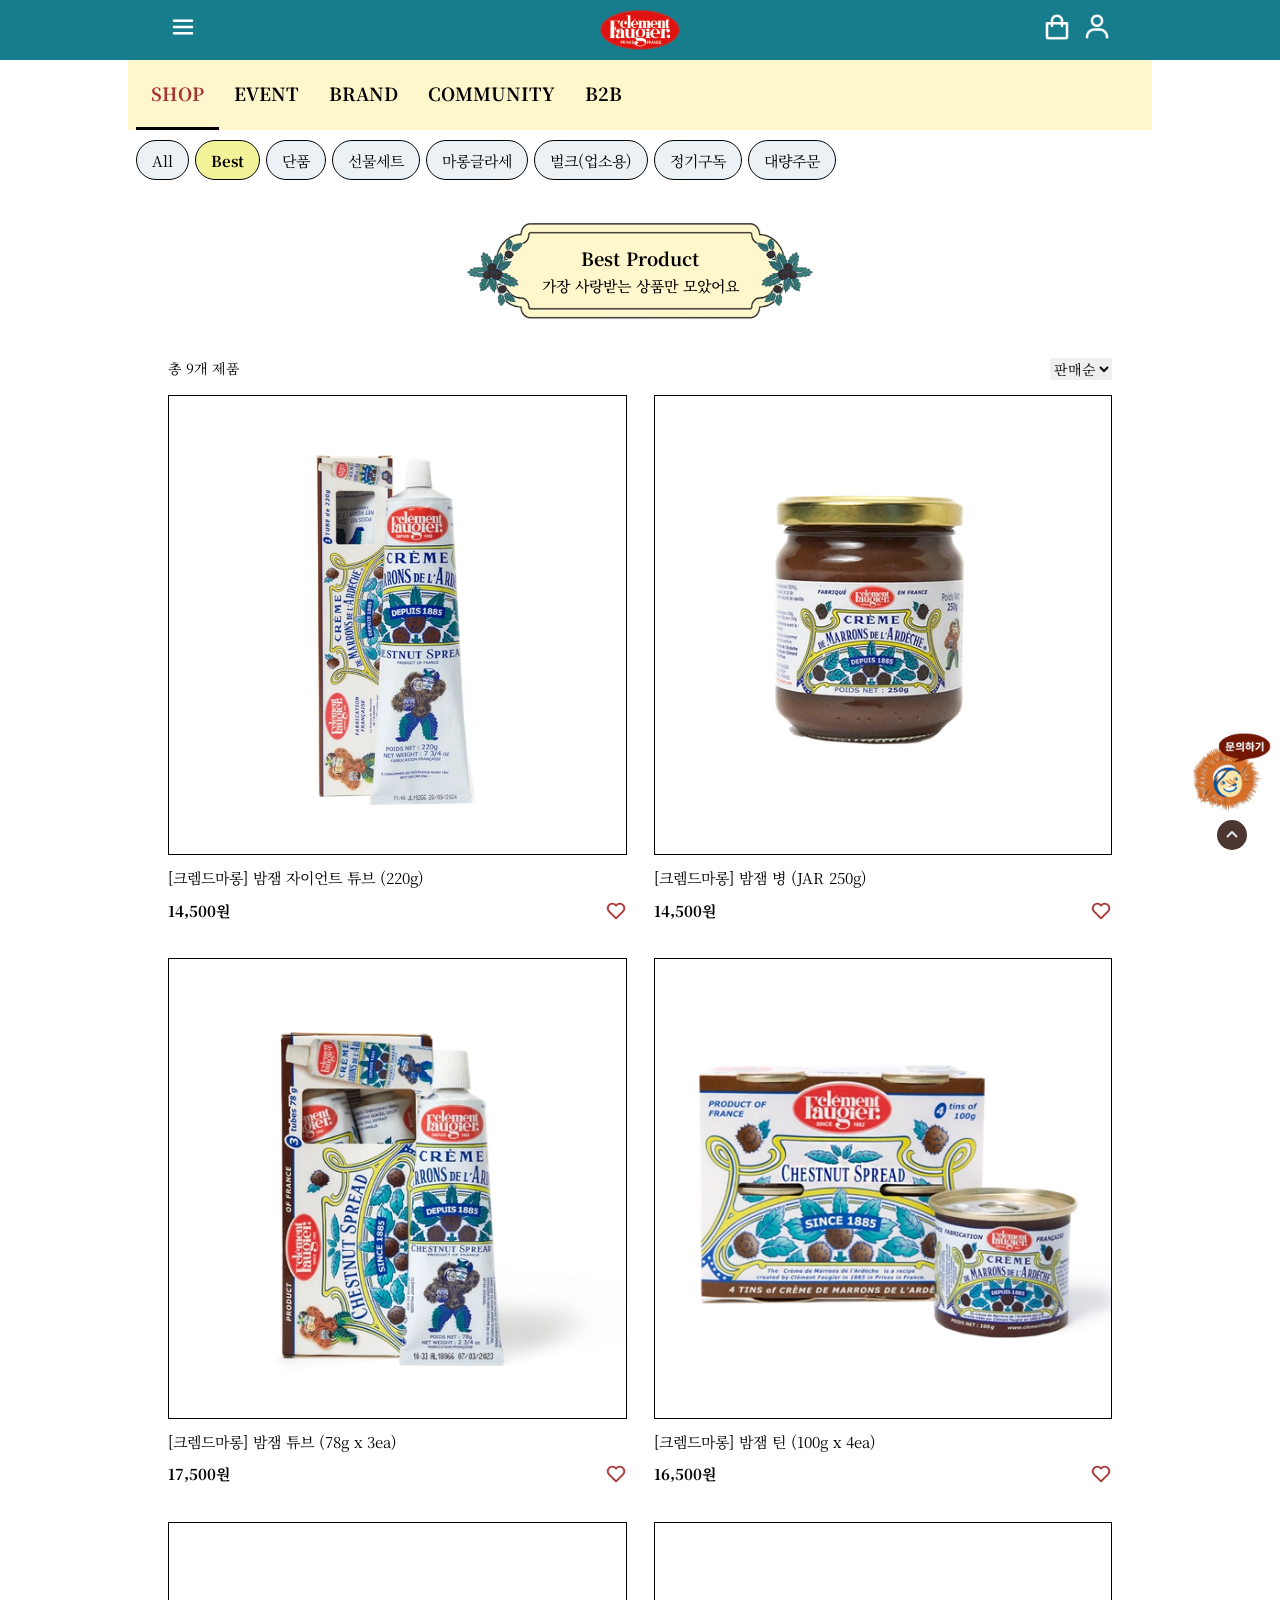
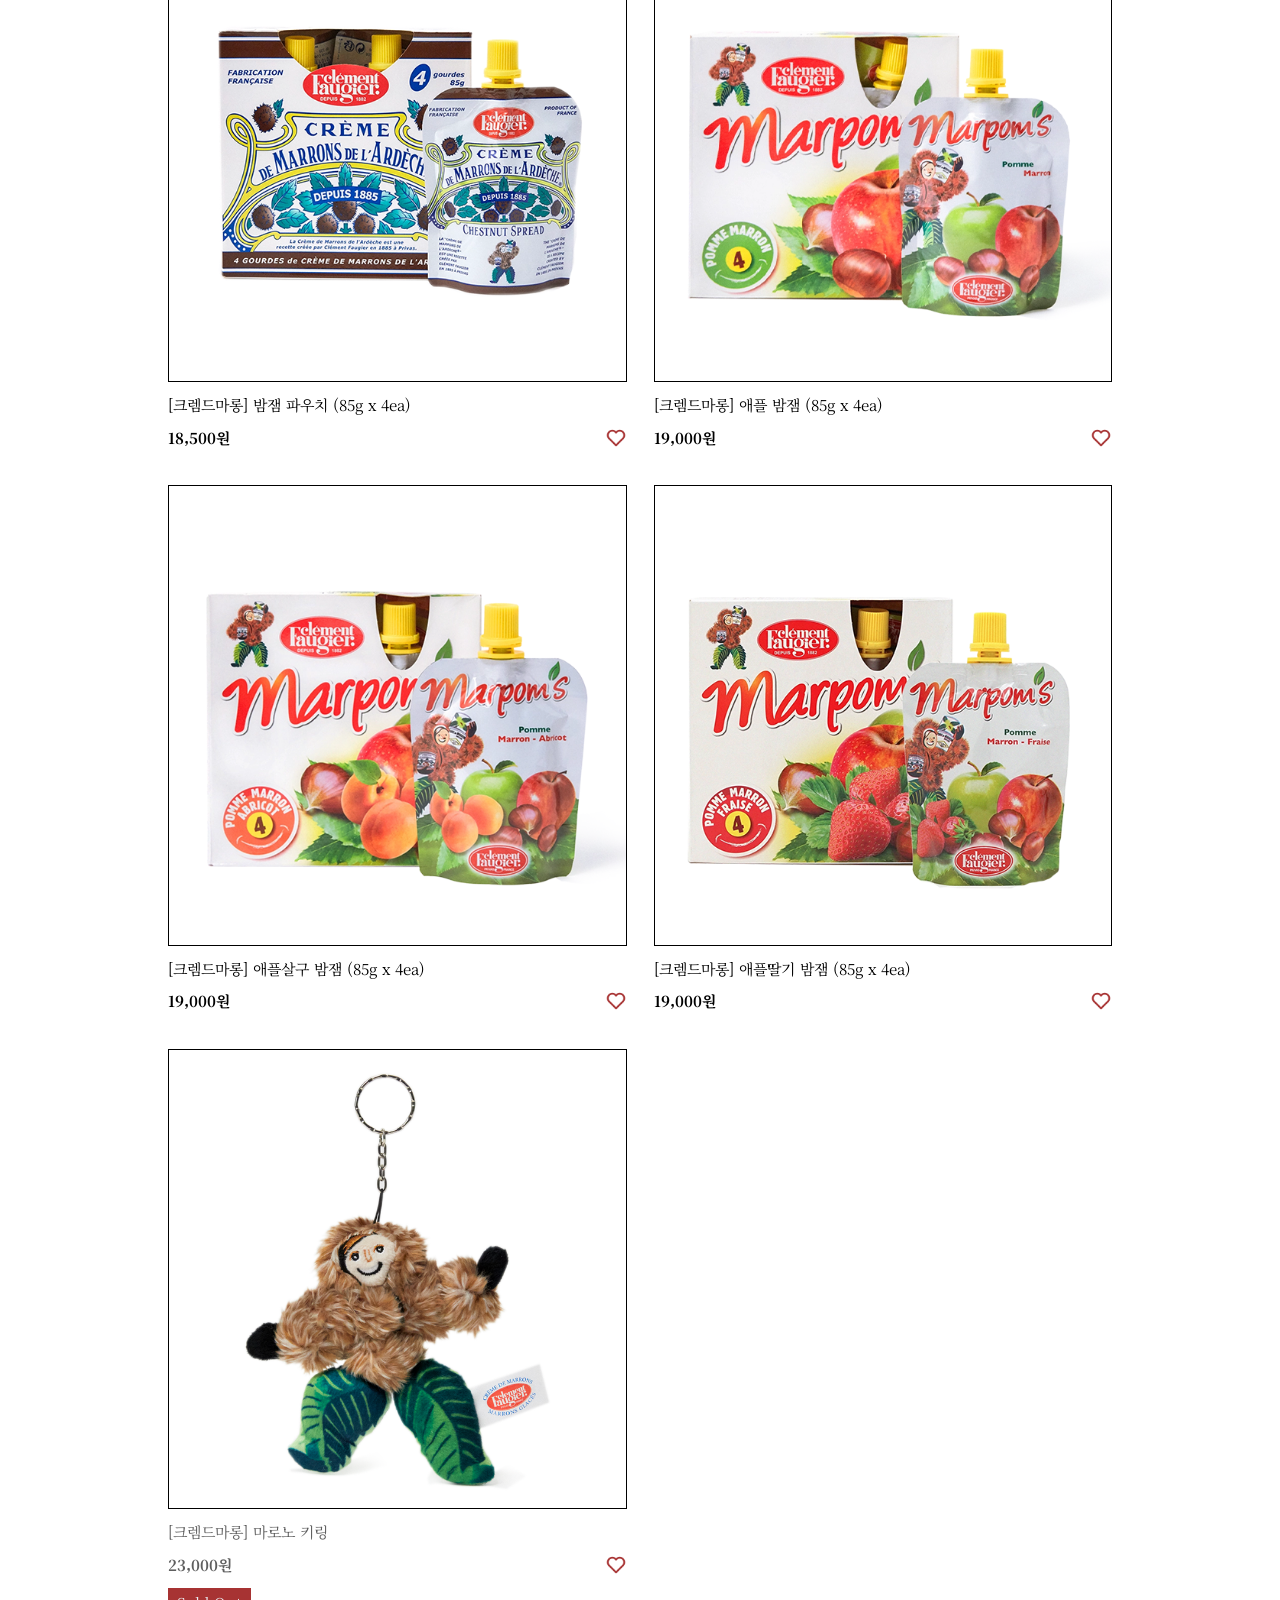
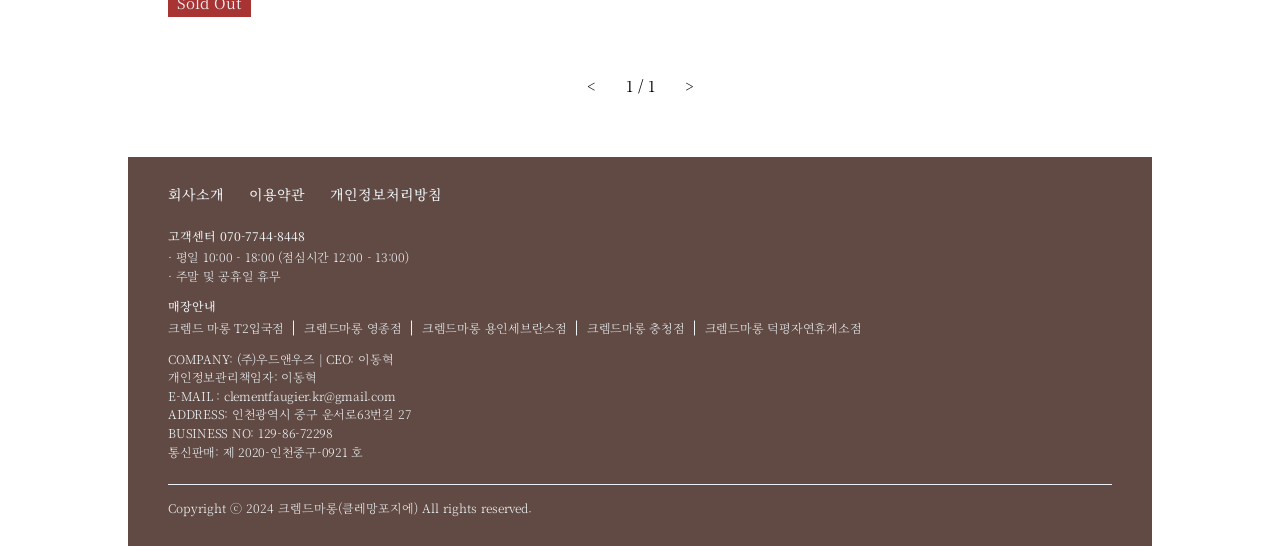
<file: sub.html>
<!DOCTYPE html>
<html lang="ko">

<head>
    <meta charset="UTF-8">
    <meta name="viewport" content="width=device-width, initial-scale=1.0">
    <title>크렘드마롱 서브1</title>
    <!-- Link Swiper's CSS -->
    <link rel="stylesheet" href="https://cdn.jsdelivr.net/npm/swiper@11/swiper-bundle.min.css" />
    <link rel="stylesheet" href="css/sub.css">

    <!-- Swiper JS -->
    <script src="https://cdn.jsdelivr.net/npm/swiper@11/swiper-bundle.min.js"></script>
    <script src="lib/jquery-3.7.1.min.js"></script>
    <script>
        window.onload = () => {
            //메뉴 열기
            let menuBtn = document.querySelector('.menu_btn');
            let closeBtn = document.querySelector('.close_btn');
            let nav = document.querySelector('.nav');

            menuBtn.addEventListener('click', () => {
                nav.classList.add('active');
                menuBtn.style.display = 'none'
                closeBtn.style.display = 'block'
            });

            closeBtn.addEventListener('click', () => {
                nav.classList.remove('active');
                menuBtn.style.display = 'block'
                closeBtn.style.display = 'none'
            });//

            //내비 상세 카테고리 열기
            let depth01 = document.querySelectorAll('.depth-01');
            let gnbLi = document.querySelectorAll('.gnb > li');

            for (let i = 0; i < depth01.length; i++) {
                depth01[i].addEventListener('click', () => {
                    gnbLi.forEach((li, index) => {
                        if (index !== i) {
                            li.classList.remove('open');
                        }
                    });
                    gnbLi[i].classList.toggle('open');
                })
            };//

            // top 버튼 선택
            const topBtn = document.querySelector('.top_btn');

            topBtn.addEventListener('click', () => {
                window.scrollTo({
                    top: 0,
                    behavior: 'smooth'
                });
            });//

            // 📌하트 클릭 시 채워지거나 취소되기
            const hearts = document.querySelectorAll('.heart')

            hearts.forEach(heart => {
                heart.addEventListener('click', () => {
                    heart.style.opacity = '0';

                    setTimeout(() => {
                        if (heart.classList.contains('fill')) {
                            heart.src = 'img/icon-heart.png';
                            heart.classList.remove('fill');
                        } else {
                            heart.src = 'img/icon-heartfill.png';
                            heart.classList.add('fill');
                        }

                        heart.style.opacity = '1';
                        heart.style.transform = 'scale(1.2)';
                        setTimeout(() => {
                            heart.style.transform = 'scale(1)';
                        }, 300);
                    }, 150);
                });
            });

            // 📌페이지 수 추가
            const pageNum = $('.num');
            const pageAllNum = $('.all_num')

            // 페이지 개수 계산
            const pageList = ['list .item']
            // 현재 페이지 번호
            let currentPage = 1;

            // 표시
            pageNum.text(currentPage);
            pageAllNum.text('/ ' + pageList.length);



            //################### 카테고리 스크립트
            // 모든 depth-02 숨기기
            $('.depth-02').hide();

            // 👉 디폴트
            $('.depth-02[data-parent="shop"]').show();
            $('.depth-01 a[data-menu="shop"]').addClass('active');
            $('.depth-02[data-parent="shop"] a:contains("Best")').addClass('active');

            // 📌 1차 메뉴 클릭 시
            $('.depth-01 a').on('click', function (e) {
                e.preventDefault();
                const menu = $(this).data('menu');

                // 1차 메뉴 활성화 토글
                $('.depth-01 a').removeClass('active');
                $(this).addClass('active');

                // 2차 메뉴 표시
                $('.depth-02').slideUp(150);
                $(`.depth-02[data-parent="${menu}"]`).slideDown(200);
            });

            // 📌 2차 메뉴 클릭 시 active 처리
            $('.depth-02 a').on('click', function (e) {
                e.preventDefault();
                $('.depth-02 a').removeClass('active');
                $(this).addClass('active');
            });


        };//script end
    </script>
</head>

<body>
    <div id="wrap">

        <header class="header">
            <div class="inner">
                <div class="header_nav">
                    <button class="menu_btn">
                        <img src="img/icon-menu.png" alt="메뉴열기">
                    </button><!-- menu_btn -->
                    <button class="close_btn">
                        <img src="img/icon-close.png" alt="메뉴닫기">
                    </button><!-- close_btn -->
                    <h1 class="logo">
                        <a href="index.html"><img src="img/cremedemarrons_logo.png" alt="로고"></a>
                    </h1><!-- logo -->
                    <div class="util">
                        <button class="cart_btn">
                            <img src="img/icon-cart.png" alt="카트">
                        </button><!-- cart_btn -->
                        <button class="mypage_btn">
                            <img src="img/icon-my.png" alt="마이페이지">
                        </button><!-- mypage_btn -->
                    </div><!-- util -->
                </div><!-- header_nav -->

                <nav class="nav">
                    <div class="search_wrap">
                        <input type="text" name="search" id="search" aria-label="검색어 입력창">
                        <img src="img/icon-search.png" alt="검색">
                    </div><!-- search_wrap -->

                    <ul class="gnb">
                        <li>
                            <a href="#" class="depth-01">
                                SHOP
                                <img src="img/icon-down.png" alt="상세열기" class="down">
                                <img src="img/icon-up.png" alt="상세닫기" class="up">
                            </a>
                            <ul class="depth-02">
                                <li><a href="#">All</a></li>
                                <li><a href="../html/sub.html">Best</a></li>
                                <li><a href="#">단품</a></li>
                                <li><a href="#">선물세트</a></li>
                                <li><a href="#">마롱글라세</a></li>
                                <li><a href="#">벌크(업소용)</a></li>
                                <li><a href="#">정기구독</a></li>
                                <li><a href="#">대량주문</a></li>
                            </ul><!-- depth-02 -->
                        </li>
                        <li>
                            <a href="#" class="depth-01">
                                EVENT
                            </a>
                        </li>
                        <li>
                            <a href="#" class="depth-01">
                                BRAND
                                <img src="img/icon-down.png" alt="상세열기" class="down">
                                <img src="img/icon-up.png" alt="상세닫기" class="up">
                            </a>
                            <ul class="depth-02">
                                <li><a href="#">소개</a></li>
                                <li><a href="#">매장안내</a></li>
                            </ul><!-- depth-02 -->
                        </li>
                        <li>
                            <a href="#" class="depth-01">
                                COMMUNITY
                                <img src="img/icon-down.png" alt="상세열기" class="down">
                                <img src="img/icon-up.png" alt="상세닫기" class="up">
                            </a>
                            <ul class="depth-02">
                                <li><a href="#">취향저격 레시피</a></li>
                                <li><a href="#">뉴스</a></li>
                            </ul><!-- depth-02 -->
                        </li>
                        <li>
                            <a href="#" class="depth-01">
                                B2B
                                <img src="img/icon-down.png" alt="상세열기" class="down">
                                <img src="img/icon-up.png" alt="상세닫기" class="up">
                            </a>
                            <ul class="depth-02">
                                <li><a href="#">밤잼성과</a></li>
                                <li><a href="#">콜라보레이션</a></li>
                                <li><a href="#">스토어</a></li>
                                <li><a href="#">입점제안문의</a></li>
                            </ul><!-- depth-02 -->
                        </li>
                    </ul><!-- gnb -->
                </nav><!-- nav -->
            </div><!-- inner -->
        </header><!-- header -->

        <div class="category">
            <!-- 1차 메뉴 -->
            <ul class="cat-gnb depth-01">
                <li><a href="#" data-menu="shop">SHOP</a></li>
                <li><a href="#" data-menu="event">EVENT</a></li>
                <li><a href="#" data-menu="brand">BRAND</a></li>
                <li><a href="#" data-menu="community">COMMUNITY</a></li>
                <li><a href="#" data-menu="b2b">B2B</a></li>
            </ul>

            <!-- 2차 메뉴들 (각각의 1차와 대응) -->
            <ul class="cat-gnb depth-02" data-parent="shop">
                <li><a href="#">All</a></li>
                <li><a href="#">Best</a></li>
                <li><a href="#">단품</a></li>
                <li><a href="#">선물세트</a></li>
                <li><a href="#">마롱글라세</a></li>
                <li><a href="#">벌크(업소용)</a></li>
                <li><a href="#">정기구독</a></li>
                <li><a href="#">대량주문</a></li>
            </ul>

            <ul class="cat-gnb depth-02" data-parent="brand">
                <li><a href="#">소개</a></li>
                <li><a href="#">매장안내</a></li>
            </ul>

            <ul class="cat-gnb depth-02" data-parent="community">
                <li><a href="#">취향저격 레시피</a></li>
                <li><a href="#">뉴스</a></li>
            </ul>

            <ul class="cat-gnb depth-02" data-parent="b2b">
                <li><a href="#">밤잼성과</a></li>
                <li><a href="#">콜라보레이션</a></li>
                <li><a href="#">스토어</a></li>
                <li><a href="#">입점제안문의</a></li>
            </ul>


        </div><!-- category -->

        <section class="section" id="Best_Product">
            <div class="title">
                <img src="img/subtitle-background1.png" alt="타이틀 배경">
                <div class="title_text">
                    <h3>Best Product</h3>
                    <p>가장 사랑받는 상품만 모았어요</p>
                </div><!-- title_text -->
            </div><!-- title -->

            <div class="list_wrap">
                <div class="order">
                    <span>총 9개 제품</span>
                    <select name="order">
                        <option value="1" selected>추천순</option>
                        <option value="2" selected>최신순</option>
                        <option value="2" selected>판매순</option>
                    </select>
                </div><!-- order -->

                <div class="list">
                    <div class="item">
                        <div class="image">
                            <img src="img/item_giant.png" alt="giant">
                        </div><!-- image -->
                        <div class="text">
                            <p>[크렘드마롱] 밤잼 자이언트 튜브 (220g)</p>
                            <div class="info">
                                <strong>14,500원</strong>
                                <img src="img/icon-heart.png" alt="좋아요" class="heart">
                            </div><!-- info -->
                        </div><!-- text -->
                    </div><!-- item -->
                    <div class="item">
                        <div class="image">
                            <img src="img/item_jar.png" alt="jar">
                        </div><!-- image -->
                        <div class="text">
                            <p>[크렘드마롱] 밤잼 병 (JAR 250g)</p>
                            <div class="info">
                                <strong>14,500원</strong>
                                <img src="img/icon-heart.png" alt="좋아요" class="heart">
                            </div><!-- info -->
                        </div><!-- text -->
                    </div><!-- item -->
                    <div class="item">
                        <div class="image">
                            <img src="img/item_tube.png" alt="tube">
                        </div><!-- image -->
                        <div class="text">
                            <p>[크렘드마롱] 밤잼 튜브 (78g x 3ea)</p>
                            <div class="info">
                                <strong>17,500원</strong>
                                <img src="img/icon-heart.png" alt="좋아요" class="heart">
                            </div><!-- info -->
                        </div><!-- text -->
                    </div><!-- item -->
                    <div class="item">
                        <div class="image">
                            <img src="img/item_tin.png" alt="tin">
                        </div><!-- image -->
                        <div class="text">
                            <p>[크렘드마롱] 밤잼 틴 (100g x 4ea)</p>
                            <div class="info">
                                <strong>16,500원</strong>
                                <img src="img/icon-heart.png" alt="좋아요" class="heart">
                            </div><!-- info -->
                        </div><!-- text -->
                    </div><!-- item -->
                    <div class="item">
                        <div class="image">
                            <img src="img/item_pouch.png" alt="pouch">
                        </div><!-- image -->
                        <div class="text">
                            <p>[크렘드마롱] 밤잼 파우치 (85g x 4ea)</p>
                            <div class="info">
                                <strong>18,500원</strong>
                                <img src="img/icon-heart.png" alt="좋아요" class="heart">
                            </div><!-- info -->
                        </div><!-- text -->
                    </div><!-- item -->
                    <div class="item">
                        <div class="image">
                            <img src="img/item_apple.png" alt="apple">
                        </div><!-- image -->
                        <div class="text">
                            <p>[크렘드마롱] 애플 밤잼 (85g x 4ea)</p>
                            <div class="info">
                                <strong>19,000원</strong>
                                <img src="img/icon-heart.png" alt="좋아요" class="heart">
                            </div><!-- info -->
                        </div><!-- text -->
                    </div><!-- item -->
                    <div class="item">
                        <div class="image">
                            <img src="img/item_apricot.png" alt="apricot">
                        </div><!-- image -->
                        <div class="text">
                            <p>[크렘드마롱] 애플살구 밤잼 (85g x 4ea)</p>
                            <div class="info">
                                <strong>19,000원</strong>
                                <img src="img/icon-heart.png" alt="좋아요" class="heart">
                            </div><!-- info -->
                        </div><!-- text -->
                    </div><!-- item -->
                    <div class="item">
                        <div class="image">
                            <img src="img/item_strawberry.png" alt="strawberry">
                        </div><!-- image -->
                        <div class="text">
                            <p>[크렘드마롱] 애플딸기 밤잼 (85g x 4ea)</p>
                            <div class="info">
                                <strong>19,000원</strong>
                                <img src="img/icon-heart.png" alt="좋아요" class="heart">
                            </div><!-- info -->
                        </div><!-- text -->
                    </div><!-- item -->
                    <div class="item">
                        <div class="image">
                            <img src="img/keyring.png" alt="keyring">
                        </div><!-- image -->
                        <div class="text">
                            <p>[크렘드마롱] 마로노 키링</p>
                            <div class="info">
                                <strong>23,000원</strong>
                                <img src="img/icon-heart.png" alt="좋아요" class="heart">
                            </div><!-- info -->
                        </div><!-- text -->
                        <span>Sold Out</span>
                    </div><!-- item -->
                </div><!-- list -->

                <div class="page">
                    <span class="prev">&lt;</span>
                    <div class="page_num">
                        <span class="num">1</span>
                        <span class="all_num"></span>
                    </div><!-- page_num -->
                    <span class="next">&gt;</span>
                </div><!-- page -->
            </div><!-- list_wrap -->
        </section><!-- #Best_Product -->

        <div class="bottom_nav">
            <div class="inner">
                <div class="ask_btn">
                    <a href="https://clementfaugier.imweb.me/52">
                        <img src="img/bottom_nav.png" alt="문의아이콘">
                    </a>
                </div><!-- ask_btn -->
                <div class="top_btn">
                    <img src="img/icon-up2.png" alt="탑아이콘">
                </div><!-- top_btn -->
            </div><!-- inner -->
        </div><!-- bottom_nav -->

        <footer class="footer">
            <div class="inner">
                <ul class="footer_nav">
                    <ul>
                        <li><a href="#">회사소개</a></li>
                        <li><a href="#">이용약관</a></li>
                        <li><a href="#">개인정보처리방침</a></li>
                    </ul>
                </ul><!-- footer_nav -->

                <div class="text_wrap">
                    <div class="cs">
                        <p>고객센터 070-7744-8448</p>
                        <ul>
                            <li>· 평일 10:00 - 18:00 (점심시간 12:00 - 13:00)</li>
                            <li>· 주말 및 공휴일 휴무</li>
                        </ul>
                    </div><!-- cs -->
                    <div class="location">
                        <p>매장안내</p>
                        <ul>
                            <li>크렘드 마롱 T2입국점</li>
                            <li>크렘드마롱 영종점</li>
                            <li>크렘드마롱 용인세브란스점</li>
                            <li>크렘드마롱 충청점</li>
                            <li>크렘드마롱 덕평자연휴게소점</li>
                        </ul>
                    </div><!-- location -->
                    <div class="address">
                        <ul>
                            <li>COMPANY: (주)우드앤우즈 | CEO: 이동혁</li>
                            <li>개인정보관리책임자: 이동혁</li>
                            <li>E-MAIL : clementfaugier.kr@gmail.com</li>
                            <li>ADDRESS: 인천광역시 중구 운서로63번길 27</li>
                            <li>BUSINESS NO: 129-86-72298</li>
                            <li>통신판매: 제 2020-인천중구-0921 호</li>
                        </ul>
                    </div><!-- address -->
                </div><!-- text_wrap -->

                <span>Copyright ⓒ 2024 크렘드마롱(클레망포지에) All rights reserved.</span>
            </div><!-- inner -->
        </footer><!-- footer -->

    </div><!-- #wrap -->
</body>

</html>
</file>
<file: css/sub.css>
@charset "utf-8";
@import url('reset.css');
@import url('common.css');

.category {
    position: relative;
    background-color: #FFF7CC;
    z-index: 11;
    overflow: hidden;
}

/* 1차 메뉴 */
.category .cat-gnb.depth-01 {
    display: flex;
    margin: 60px 0 0 7.5px;
    position: relative;
    overflow-x: auto;
    white-space: nowrap;
    scroll-snap-type: x mandatory;
    -webkit-overflow-scrolling: touch;
    scrollbar-width: none;
}

.category .cat-gnb.depth-01>li {
    flex: 0 0 auto;
    font-size: 18px;
    font-weight: 700;
    scroll-snap-align: start;
}

.category .cat-gnb.depth-01>li>a {
    display: block;
    padding: 20px 15px;
    color: #000;
    text-decoration: none;
    transition: color 0.3s;
}

/* 2차 메뉴 */
.category .cat-gnb.depth-02 {
    display: none;
    overflow-x: auto;
    overflow-y: hidden;
    white-space: nowrap;
    scroll-snap-type: x mandatory;
    -webkit-overflow-scrolling: touch;
    padding: 10px 7.5px;
    display: flex;
    /* flex-wrap: wrap; */
    scrollbar-width: none;
    gap: 6px;
    background-color: #ffffff;
}

.category .cat-gnb.depth-02 li {
    flex: 0 0 auto;
    scroll-snap-align: start;
}

.category .cat-gnb.depth-02 li a {
    display: inline-block;
    white-space: nowrap;
    font-size: 15px;
    font-weight: 400;
    padding: 0 15px;
    height: 40px;
    border: 1px solid #000;
    border-radius: 50px;
    background-color: #EBF1F4;
    line-height: 40px;
    text-align: center;
    text-decoration: none;
    color: #000;
    transition: all 0.1s ease;
}

/* 1차 메뉴 활성 상태 */
.category .cat-gnb.depth-01 a.active {
    color: #A73333;
    border-bottom: 3px solid #000;
}

/* 2차 메뉴 활성 상태 */
.category .cat-gnb.depth-02 li a.active {
    background-color: #F3F399;
    font-weight: 700;
}


/* 섹션 */
.section {
    max-width: 944px;
    width: calc(100% - 25px);
    margin: 0 auto 60px;
}

.section .title {
    width: 350px;
    margin: 30px auto;
    position: relative;
}

.section .title img {
    width: 100%;

}

.section .title .title_text {
    display: flex;
    flex-direction: column;
    gap: 3px;
    position: absolute;
    padding-bottom: 5px;
    top: 50%;
    left: 50%;
    transform: translate(-50%, -50%);
    text-align: center;
    white-space: nowrap;
    z-index: 1;
}

.section .title .title_text p {
    font-weight: 500;
}

/* 리스트 시작 */
.section .list_wrap {
    display: flex;
    flex-direction: column;
    gap: 15px;
    position: relative;
    padding-bottom: 80px;
}

.section .list_wrap .order {
    display: flex;
    justify-content: space-between;
}

.section .list_wrap .order span {
    font-size: 14px;
}

.section .list_wrap .order select {
    font-size: 14px;
    border: transparent;
    font-family: "Noto Serif KR", serif;
    border: transparent;
}

.section .list_wrap .list {
    display: flex;
    flex-wrap: wrap;
    justify-content: space-between;
    row-gap: 36px;
}

.section .list_wrap .list .item {
    width: 48.57%;
    display: flex;
    flex-direction: column;
    gap: 12px;
}

.section .list_wrap .list .item .image {
    width: 100%;
    border: 1px solid #000;
    position: relative;
    padding-bottom: 100%;
}

.section .list_wrap .list .item .image img {
    width: 100%;
    height: 100%;
    object-fit: cover;
    position: absolute;
    top: 0;
    left: 0;
}

.section .list_wrap .list .item .text {
    display: flex;
    flex-direction: column;
    gap: 10px;
}

.section .list_wrap .list .item .text p {}

.section .list_wrap .list .item .text .info {
    display: flex;
    justify-content: space-between;
}

.section .list_wrap .list .item .text .info .heart {
    width: 22px;
    height: 22px;
    transition: opacity 0.3s ease;
}

.section .list_wrap .list .item .text .info .heart img {
    display: block;
    width: 100%;
    height: 100%;
}

.section .list_wrap .list .item .text .info .heart.fill {
    content: url('../img/icon-heartfill.png');
    opacity: 1;
}

/* 솔드아웃 스타일 */
.section .list_wrap .list .item:last-child {
    color: #5E5E5E;
}

.section .list_wrap .list .item span {
    width: 83px;
    height: 29px;
    background-color: #A73333;
    color: #EBF1F4;
    line-height: 29px;
    text-align: center;
}

.section .list_wrap .page {
    display: flex;
    gap: 30px;
    position: absolute;
    bottom: 0;
    left: 50%;
    transform: translateX(-50%);
}
</file>
